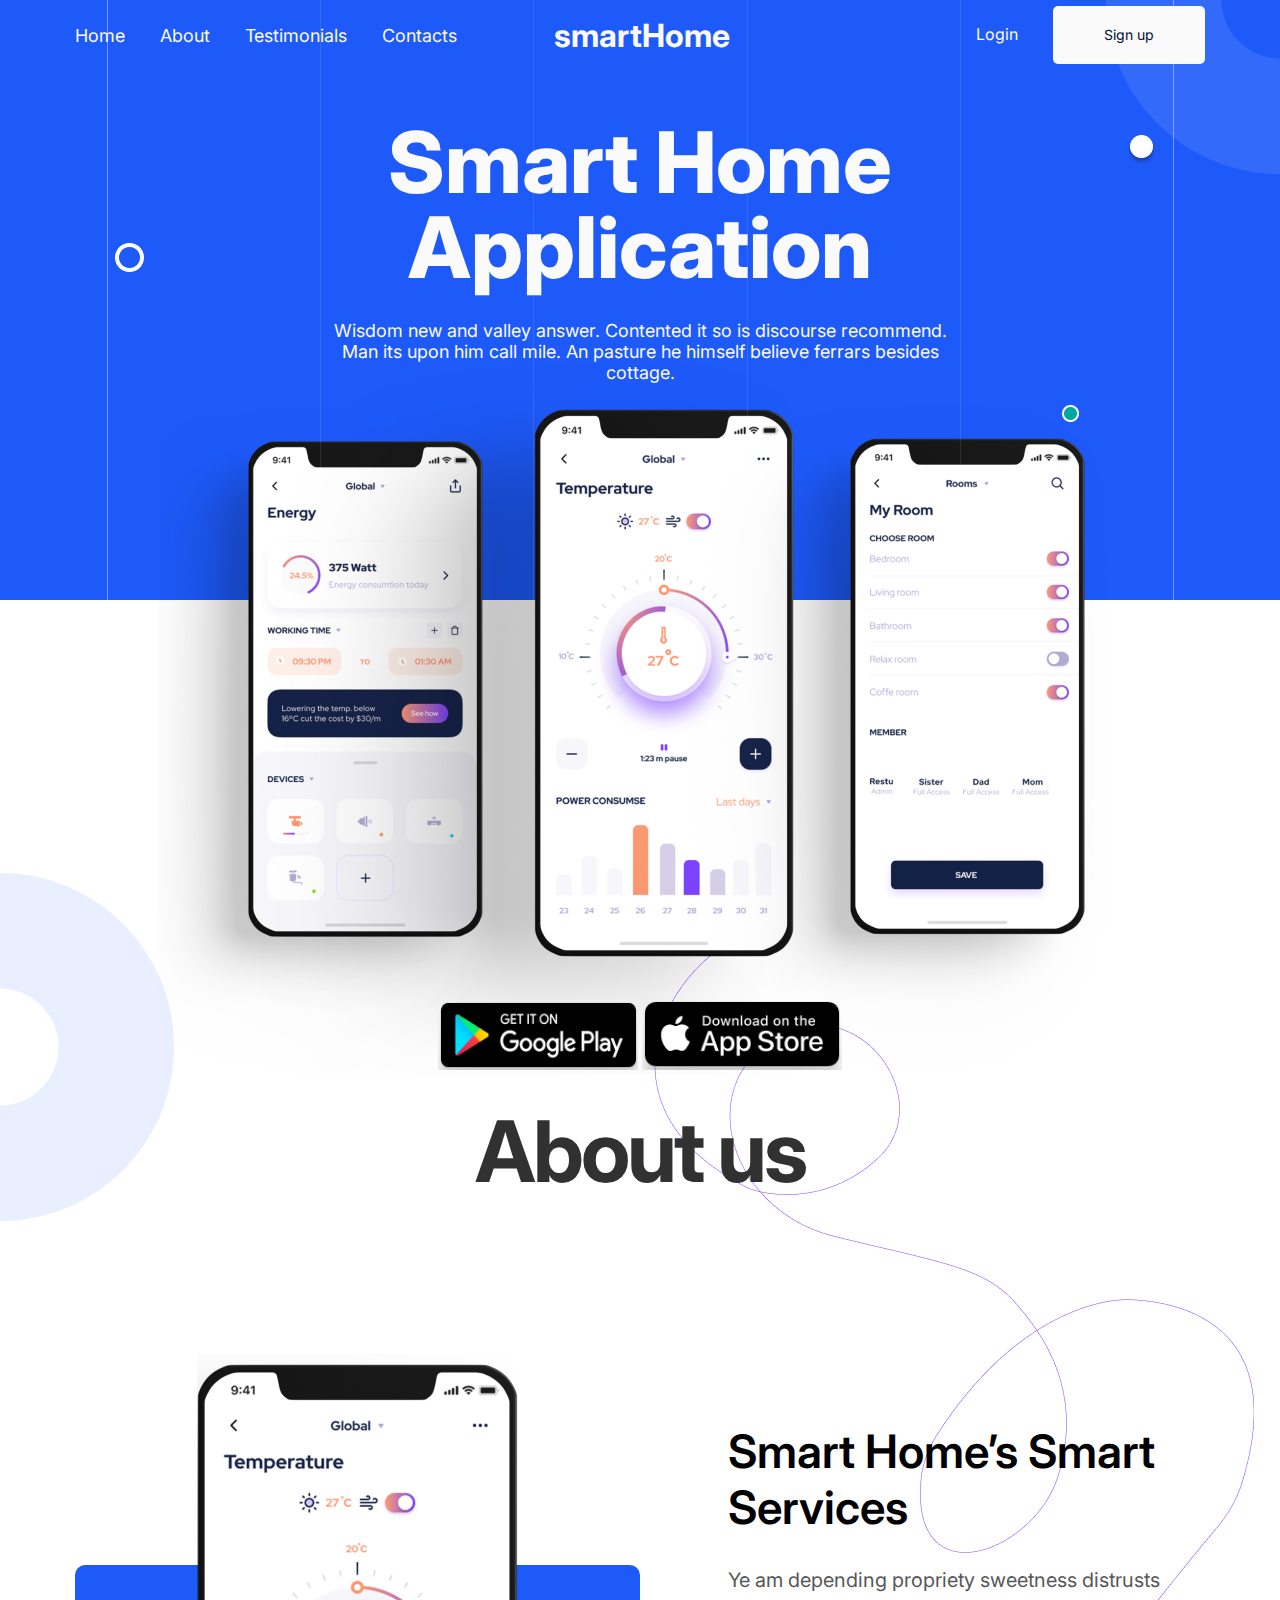
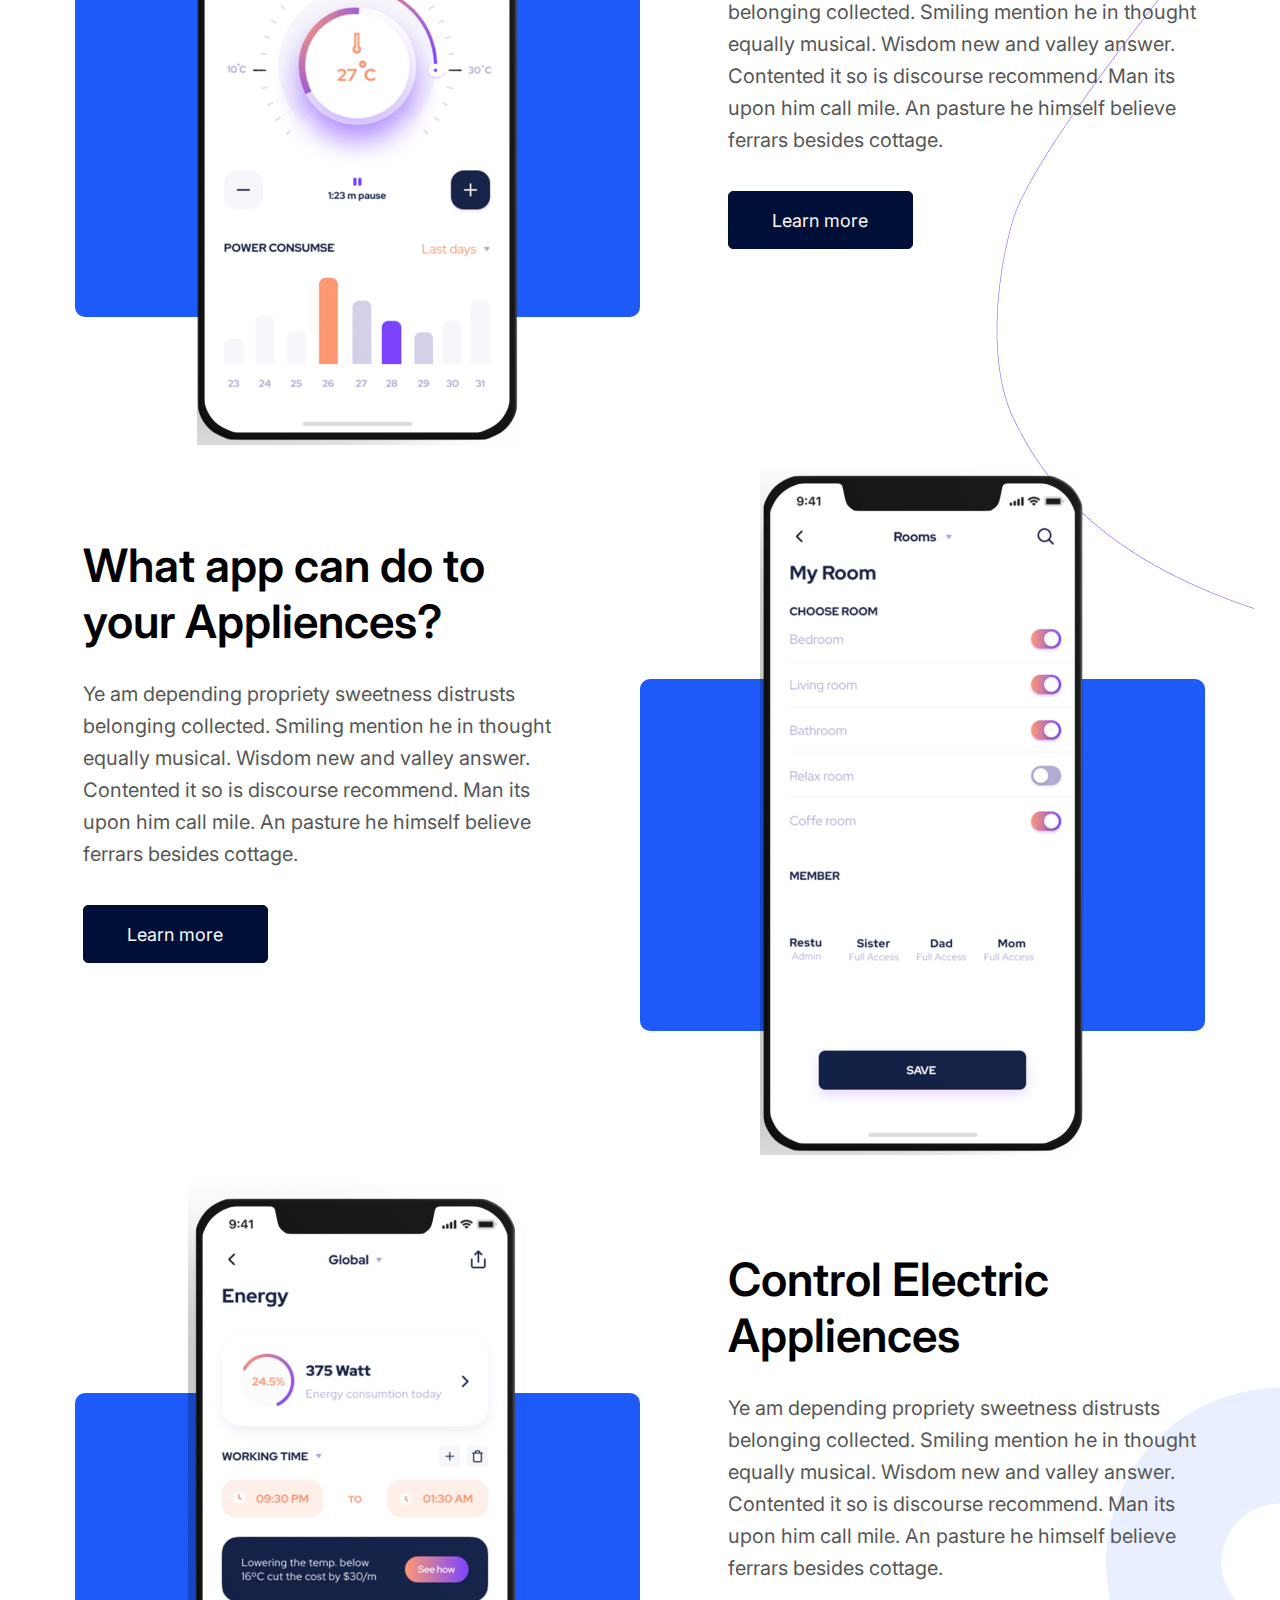
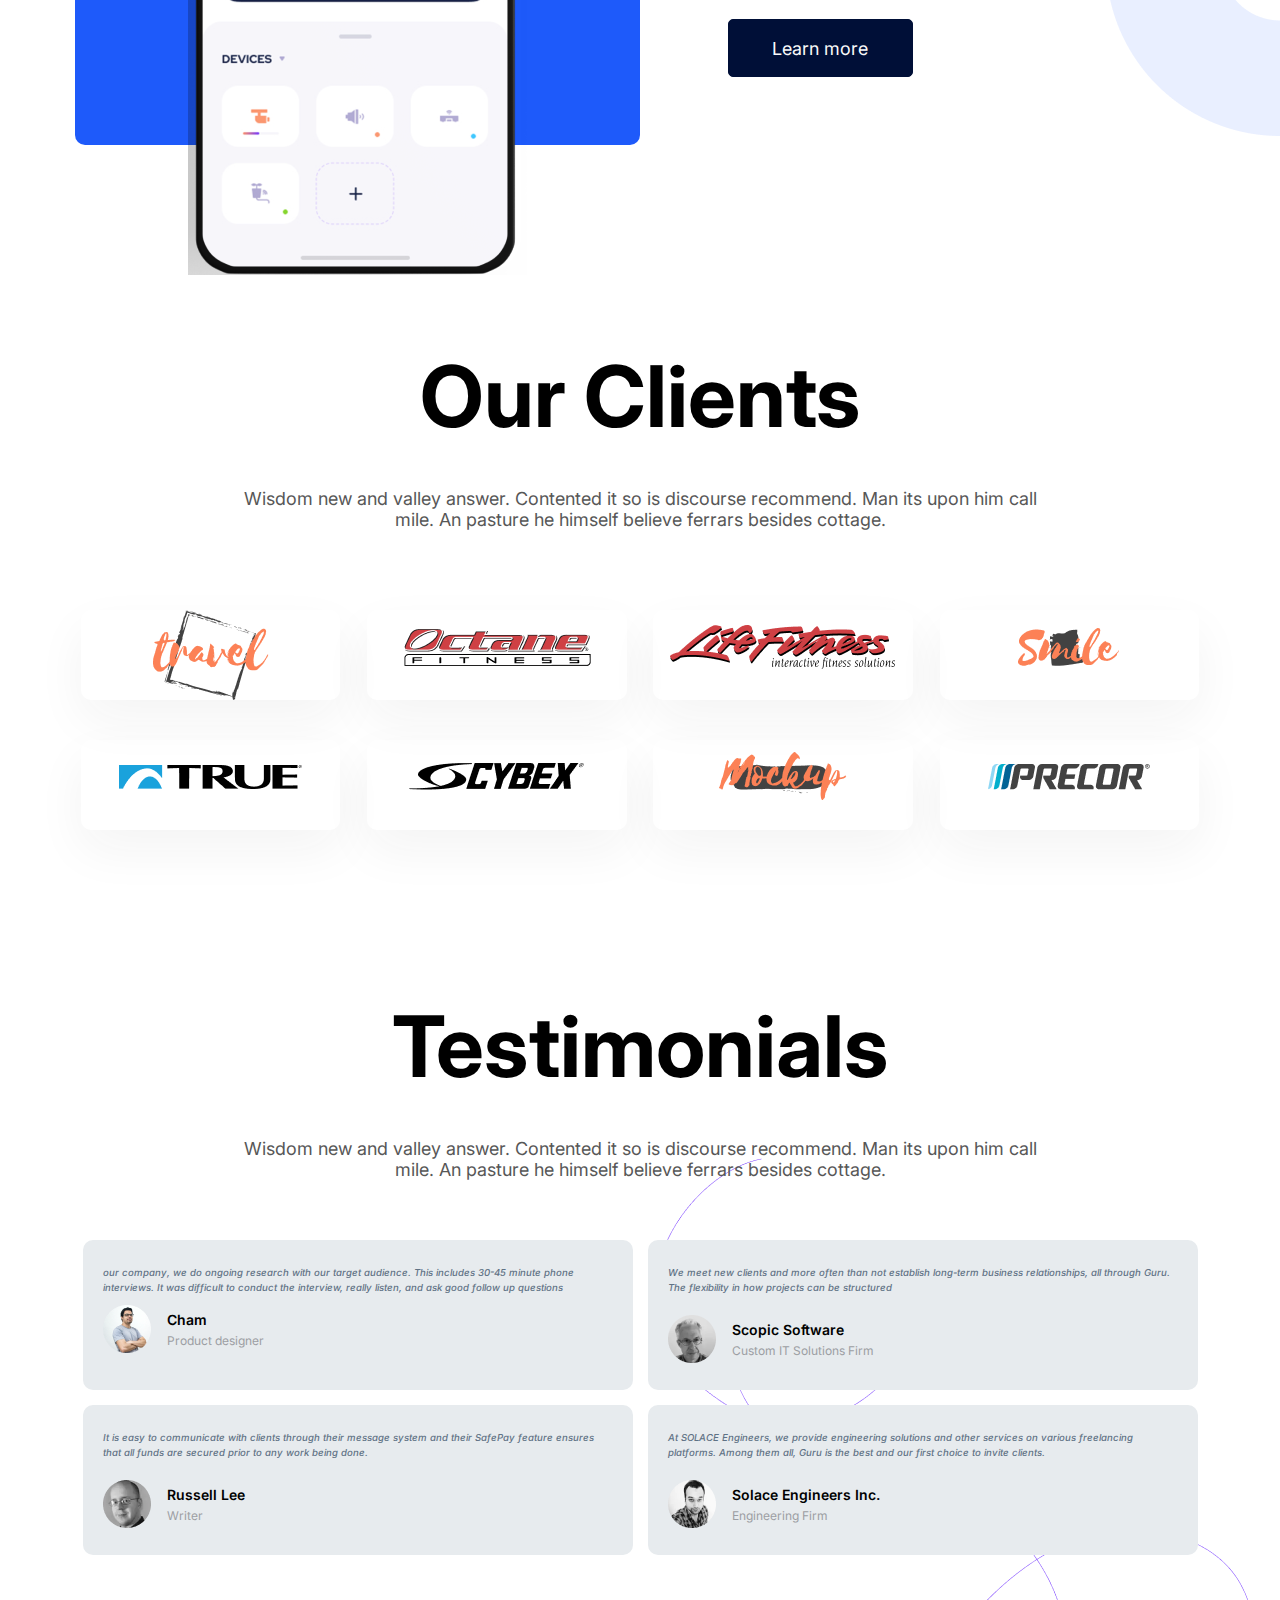
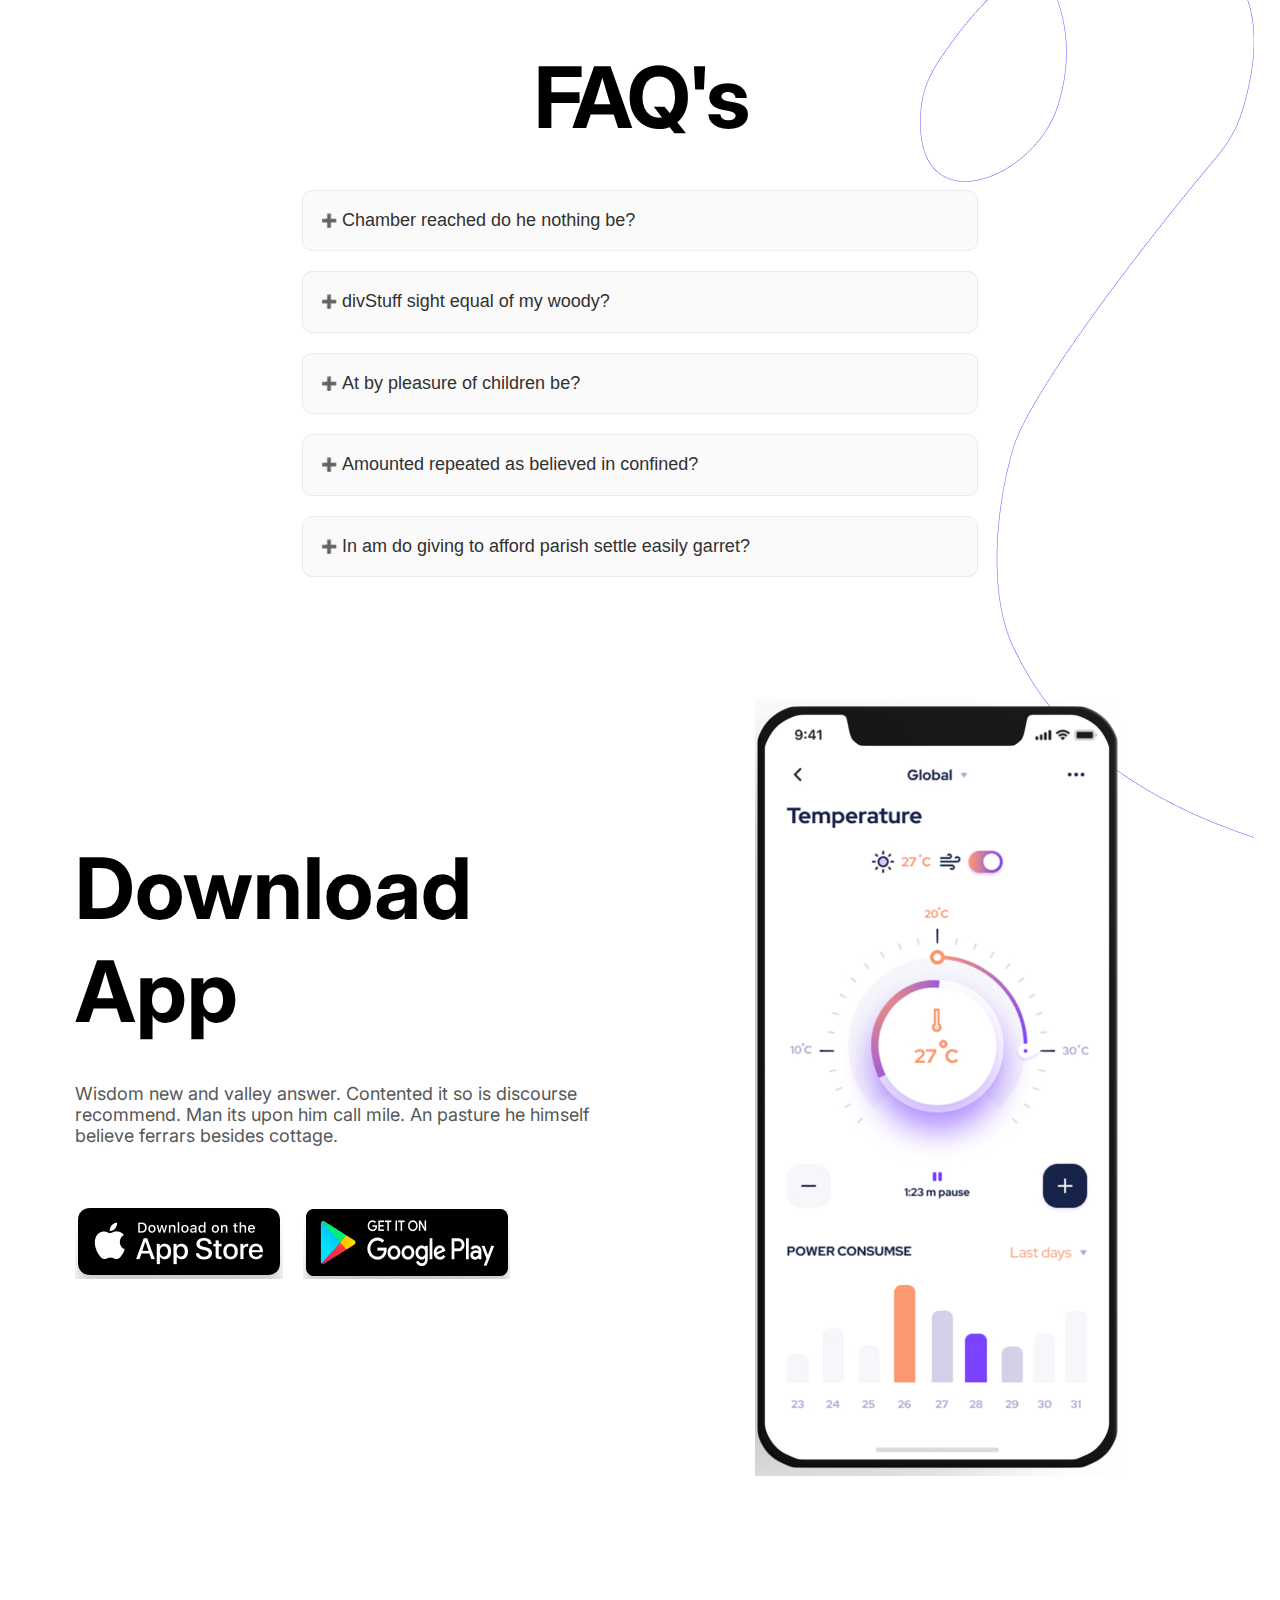
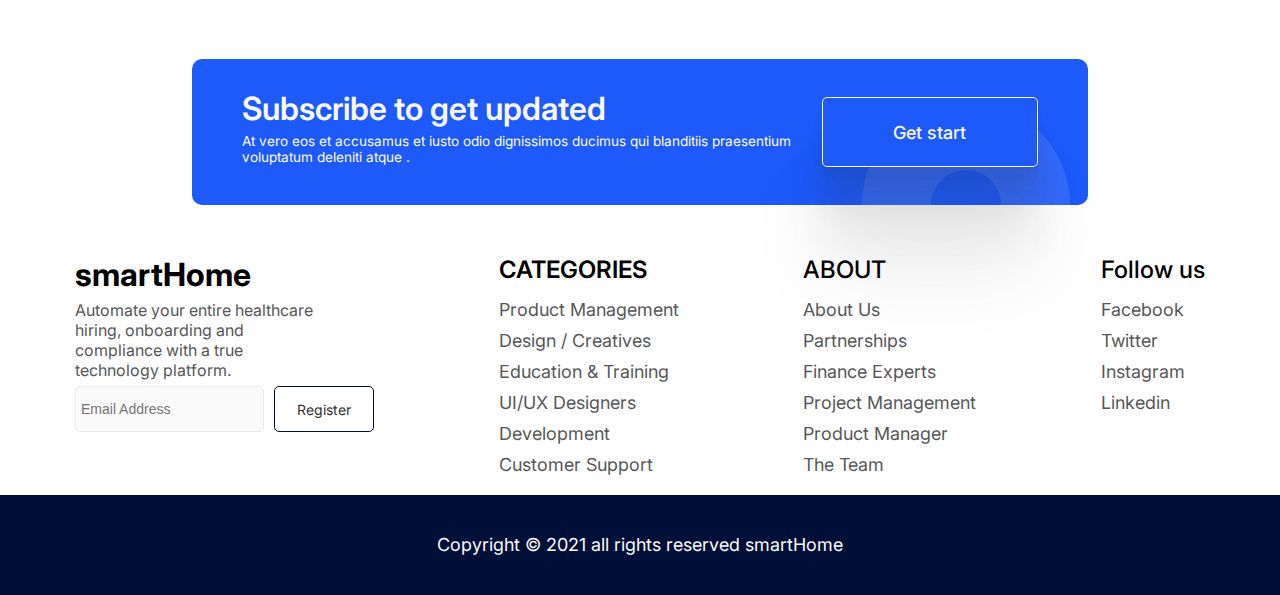
<file: index.html>
<!DOCTYPE html>
<html lang="en">
<head>
    <meta charset="UTF-8">
    <meta http-equiv="X-UA-Compatible" content="IE=edge">
    <meta name="viewport" content="width=device-width, initial-scale=1.0">
    <title>smartHome</title>
    <link rel="stylesheet" href="https://cdnjs.cloudflare.com/ajax/libs/font-awesome/6.4.2/css/all.min.css"
        integrity="sha512-z3gLpd7yknf1YoNbCzqRKc4qyor8gaKU1qmn+CShxbuBusANI9QpRohGBreCFkKxLhei6S9CQXFEbbKuqLg0DA=="
        crossorigin="anonymous" referrerpolicy="no-referrer" />
    <link rel="stylesheet" href="styles/hero.css">
    <link rel="stylesheet" href="styles/sections.css">
    <link rel="stylesheet" href="styles/variables.css">
    <link rel="stylesheet" href="styles/app.css">
</head>
<body>
    <div class="main">
        <div class="top-backround">
            <div class="abstract oval_1 "></div>
            <div class="abstract oval_2"></div>
            <div class="abstract oval_3"></div>
            <div class="abstract ellipse_1"></div>
            <div class="abstract scroll hide-xxl"></div>
            <div class="abstract decorator hide"></div>
            <div class="abstract decorator_2 hide"></div>
            <div class="abstract decorator_3"></div>
            <div class="abstract hide vector_1"></div>
            <div class="abstract hide vector_2"></div>
        </div>
        <div class="container_image">
            <img src="images/hero_image.png" alt="" class="main-image hide">
            <div class="download-image">
                <a href="#"><img src="images/google_download.png" alt=""></a>
                <a href="#"><img src="images/apple_download.png" alt=""></a>
            </div>
        </div>
        <header class="hero-section">
            <div class="line d-flex">
                <div class="create-line opacity_main-line"></div>
                <div class="create-line opacity_line"></div>
                <div class="create-line opacity_line"></div>
                <div class="create-line opacity_line"></div>
                <div class="create-line opacity_line"></div>
                <div class="create-line opacity_main-line"></div>
            </div>
            <div class="content-wrap">
                <nav class="d-flex">
                    <div class="menu-wrap">
                        <div id="burgerIcons" class="burger-icons">
                            <i id="iconBars" class="fa-solid fa-bars"></i>
                            <i id="iconXmark" class="fa-solid fa-xmark hide"></i>
                        </div>
                        <ul id="menuList" class="menu t-center menu-close">
                            <li><a href="#">Home</a></li>
                            <li><a href="#">About</a></li>
                            <li><a href="#">Testimonials</a></li>
                            <li><a href="#">Contacts</a></li>
                            <li>
                                <div class="button hide-desktop">Login</div>
                            </li>
                        </ul>
                    </div>
                    <div class="logo t-bold">
                        smartHome
                    </div>
                    <div class="menu-authorization d-flex pull-r">
                        <div class="button__transparent button t-center hide-mobile">Login</div>
                        <div class="menu-button button">Sign up</div>
                    </div>
                </nav>
            </div>
            <div class="header-content d-flex">
                <h1 class="header-title">Smart Home Application</h1>
                <p class="header-description">
                    Wisdom new and valley answer. Contented it so is discourse recommend. Man its upon him call mile. An pasture
                    he himself
                    believe ferrars besides cottage.
                </p>
                <div class="social">
                    <a href="#"><i class="fa-brands fa-facebook-f"></i></a>
                    <a href="#"><i class="fa-brands fa-instagram"></i></a>
                    <a href="#"><i class="fa-brands fa-twitter"></i></a>
                    <a href="#"><i class="fa-brands fa-linkedin-in"></i></a>
                </div>
            </div>
        
        </header>
        
        <section class="about-us content-wrap">
            <h1 class="t-bold">About us</h1>
            <div class="d-flex">
                <div class="d-half phone_img-block hide">
                    <img class="img-responsive about-us_image" src="images/about-us_image1.png" alt="">
                </div>
                <div class="d-half about-us_media">
                    <h2>Smart Home’s Smart Services</h2>
                    <p>
                        Ye am depending propriety sweetness distrusts belonging collected. Smiling mention he in thought equally
                        musical. Wisdom
                        new and valley answer. Contented it so is discourse recommend. Man its upon him call mile. An pasture he
                        himself believe
                        ferrars besides cottage.
                    </p>
                    <div class="btn">Learn more</div>
                </div>
            </div>
        
            <div class="d-flex">
                <div class="d-half about-us_media">
                    <h2>What app can do to your Appliences?</h2>
                    <p>
                        Ye am depending propriety sweetness distrusts belonging collected. Smiling mention he in thought equally
                        musical. Wisdom
                        new and valley answer. Contented it so is discourse recommend. Man its upon him call mile. An pasture he
                        himself believe
                        ferrars besides cottage.
                    </p>
                    <div class="btn">Learn more</div>
                </div>
                <div class="d-half phone_img-block hide">
                    <img class="img-responsive about-us_image" src="images/about-us_image2.png" alt="">
                </div>
            </div>
        
            <div class="d-flex">
                <div class="d-half phone_img-block hide ">
                    <img class="img-responsive about-us_image" src="images/about-us_image3.png" alt="">
                </div>
                <div class="d-half about-us_media">
                    <h2>Control Electric Appliences</h2>
                    <p>
                        Ye am depending propriety sweetness distrusts belonging collected. Smiling mention he in thought equally
                        musical. Wisdom
                        new and valley answer. Contented it so is discourse recommend. Man its upon him call mile. An pasture he
                        himself believe
                        ferrars besides cottage.
                    </p>
                    <div class="btn">Learn more</div>
                </div>
            </div>
        </section>
        
        <section class="section-clients content-wrap">
            <h1>Our Clients</h1>
            <div class="section-clients_description">
                Wisdom new and valley answer. Contented it so is discourse recommend. Man its upon him call mile. An pasture he
                himself
                believe ferrars besides cottage.
            </div>
            <div class="container">
                <div class="item col-1-2 col-1-4">
                    <img src="images/logos/logo_travel.png" alt="">
                </div>
                <div class="item col-1-2 col-1-4">
                    <img src="images/logos/logo_octane.png" alt="">
                </div>
                <div class="item col-1-2 col-1-4">
                    <img src="images/logos/logo_life.png" alt="">
                </div>
                <div class="item col-1-2 col-1-4">
                    <img src="images/logos/logo_smile.png" alt="">
                </div>
                <div class="item col-1-2 col-1-4">
                    <img src="images/logos/logo_true.png" alt="">
                </div>
                <div class="item col-1-2 col-1-4">
                    <img src="images/logos/logo_cybex.png" alt="">
                </div>
                <div class="item col-1-2 col-1-4">
                    <img src="images/logos/logo_mockup.png" alt="">
                </div>
                <div class="item col-1-2 col-1-4">
                    <img src="images/logos/logo_precor.png" alt="">
                </div>
            </div>
        </section>
        
        <section class="section-testimonial content-wrap">
            <h1>Testimonials</h1>
            <div class="t-center">
                <p>Wisdom new and valley answer. Contented it so is discourse recommend. Man its upon him call mile. An pasture
                    he
                    himself
                    believe ferrars besides cottage.</p>
            </div>
            <div class="section-testimonial_container container">
                <div class="card col-1-2">
                    <div class="card-desc">
                        our company, we do ongoing research with our target audience. This includes 30-45 minute phone
                        interviews. It was
                        difficult to conduct the interview, really listen, and ask good follow up questions
                    </div>
                    <div class="card-profile">
                        <div class="card-profile_img">
                            <img src="images/cham.png" alt="">
                        </div>
                        <div class="card-profile_bio">
                            <div class="card-profile_bio_name">
                                Cham
                            </div>
                            <div class="card-profile_bio_post">
                                Product designer
                            </div>
                        </div>
                    </div>
                </div>
                <div class="card col-1-2">
                    <div class="card-desc">
                        We meet new clients and more often than not establish long-term business relationships, all through
                        Guru. The
                        flexibility in how projects can be structured
                    </div>
                    <div class="card-profile">
                        <div class="card-profile_img">
                            <img src="images/scopic.png" alt="">
                        </div>
                        <div class="card-profile_bio">
                            <div class="card-profile_bio_name">
                                Scopic Software
                            </div>
                            <div class="card-profile_bio_post">
                                Custom IT Solutions Firm
                            </div>
                        </div>
                    </div>
                </div>
                <div class="card col-1-2">
                    <div class="card-desc">
                        It is easy to communicate with clients through their message system and their SafePay feature ensures
                        that all funds are
                        secured prior to any work being done.
                    </div>
                    <div class="card-profile">
                        <div class="card-profile_img">
                            <img src="images/russell.png" alt="">
                        </div>
                        <div class="card-profile_bio">
                            <div class="card-profile_bio_name">
                                Russell Lee
                            </div>
                            <div class="card-profile_bio_post">
                                Writer
                            </div>
                        </div>
                    </div>
                </div>
                <div class="card col-1-2">
                    <div class="card-desc">
                        At SOLACE Engineers, we provide engineering solutions and other services on various freelancing
                        platforms. Among them
                        all, Guru is the best and our first choice to invite clients.
                    </div>
                    <div class="card-profile">
                        <div class="card-profile_img">
                            <img src="images/solace.png" alt="">
                        </div>
                        <div class="card-profile_bio">
                            <div class="card-profile_bio_name">
                                Solace Engineers Inc.
                            </div>
                            <div class="card-profile_bio_post">
                                Engineering Firm
                            </div>
                        </div>
                    </div>
                </div>
            </div>
        </section>
        
        <section class="section-faq content-wrap">
            <div class="section-faq_title">FAQ's</div>
            <div class="faq-accordion">
                <button class="accordion">Chamber reached do he nothing be?</button>
                <div class="panel">
                    <p>Lorem ipsum...</p>
                </div>
                <div></div>
                <button class="accordion">divStuff sight equal of my woody?</button>
                <div class="panel">
                    <p>Our asked sex point her she seems. New plenty she horses parish design you. Stuff sight equal of my
                        woody. Him children
                        bringing goodness suitable she entirely put far daughter.</p>
                </div>
        
                <button class="accordion">At by pleasure of children be?</button>
                <div class="panel">
                    <p>Lorem ipsum...</p>
                </div>
        
                <button class="accordion">Amounted repeated as believed in confined?</button>
                <div class="panel">
                    <p>Lorem ipsum...</p>
                </div>
        
                <button class="accordion">In am do giving to afford parish settle easily garret?</button>
                <div class="panel">
                    <p>Lorem ipsum...</p>
                </div>
            </div>
        </section>
        
        <section class="content-wrap t-center">
            <div class="section-download d-flex">
                <div class="d-half section-download_left">
                    <div class="section-download_left-title t-bold">Download App</div>
                    <div class="section-download_left-desc">
                        Wisdom new and valley answer. Contented it so is discourse recommend. Man its upon him call mile. An
                        pasture he himself
                        believe ferrars besides cottage.
                    </div>
                    <div class="section-download_left-img d-flex">
                        <img src="images/apple_download.png" alt="">
                        <img src="images/google_download.png" alt="">
                    </div>
                </div>
                <div class="d-half section-download_right-block hide">
                    <img class="img-responsive section-download_right-img" src="images/download_image.png" alt="">
                </div>
            </div>
        </section>
        
        <section class="subscribe">
            <div>
                <div class="section-subscribe_title">
                    Subscribe to get updated
                </div>
                <div class="section-subscribe_desc">
                    At vero eos et accusamus et iusto odio dignissimos ducimus qui blanditiis praesentium voluptatum deleniti
                    atque .
                </div>
            </div>
            <div class="section-subscribe_button">Get start</div>
            <div class="abstract union"></div>
        </section>
        
        <footer class="footer content-wrap">
            <div class="footer-form">
                <div class="footer-form_title t-bold">smartHome</div>
                <div class="footer-form_desc">
                    Automate your entire healthcare hiring, onboarding and compliance with a true technology platform.
                </div>
                <div class="footer-form_form">
                    <input type="email" placeholder="Email Address" class="input">
                    <div class="form-button"><a href="#">Register</a></div>
                </div>
            </div>
            <div class="footer-categories">
                <div class="footer-categories_title uppercase">Categories</div>
                <div class="footer_list">
                    <ul>
                        <li><a href="#">Product Management</a></li>
                        <li><a href="#">Design / Creatives</a></li>
                        <li><a href="#">Education & Training</a></li>
                        <li><a href="#">UI/UX Designers</a></li>
                        <li><a href="#">Development</a></li>
                        <li><a href="#">Customer Support</a></li>
                    </ul>
                </div>
            </div>
            <div class="footer-about">
                <div class="footer-about_title uppercase">About</div>
                <div class="footer_list">
                    <ul>
                        <li><a href="#">About Us</a></li>
                        <li><a href="#">Partnerships</a></li>
                        <li><a href="#">Finance Experts</a></li>
                        <li><a href="#">Project Management</a></li>
                        <li><a href="#">Product Manager</a></li>
                        <li><a href="#">The Team</a></li>
                    </ul>
                </div>
            </div>
            <div class="footer-follow hide">
                <div class="footer-follow_title">Follow us</div>
                <div class="footer_list">
                    <ul>
                        <li><a href="#">Facebook</a></li>
                        <li><a href="#">Twitter</a></li>
                        <li><a href="#">Instagram</a></li>
                        <li><a href="#">Linkedin</a></li>
                    </ul>
                </div>
            </div>
        </footer>
        
        <div class="section-copyright">
            <div class="section-copyright_title">Copyright © 2021 all rights reserved smartHome</div>
        </div>
        
        
        </div>
    </div>
<script src="scripts/script.js"></script>
</body>
</html>
</file>
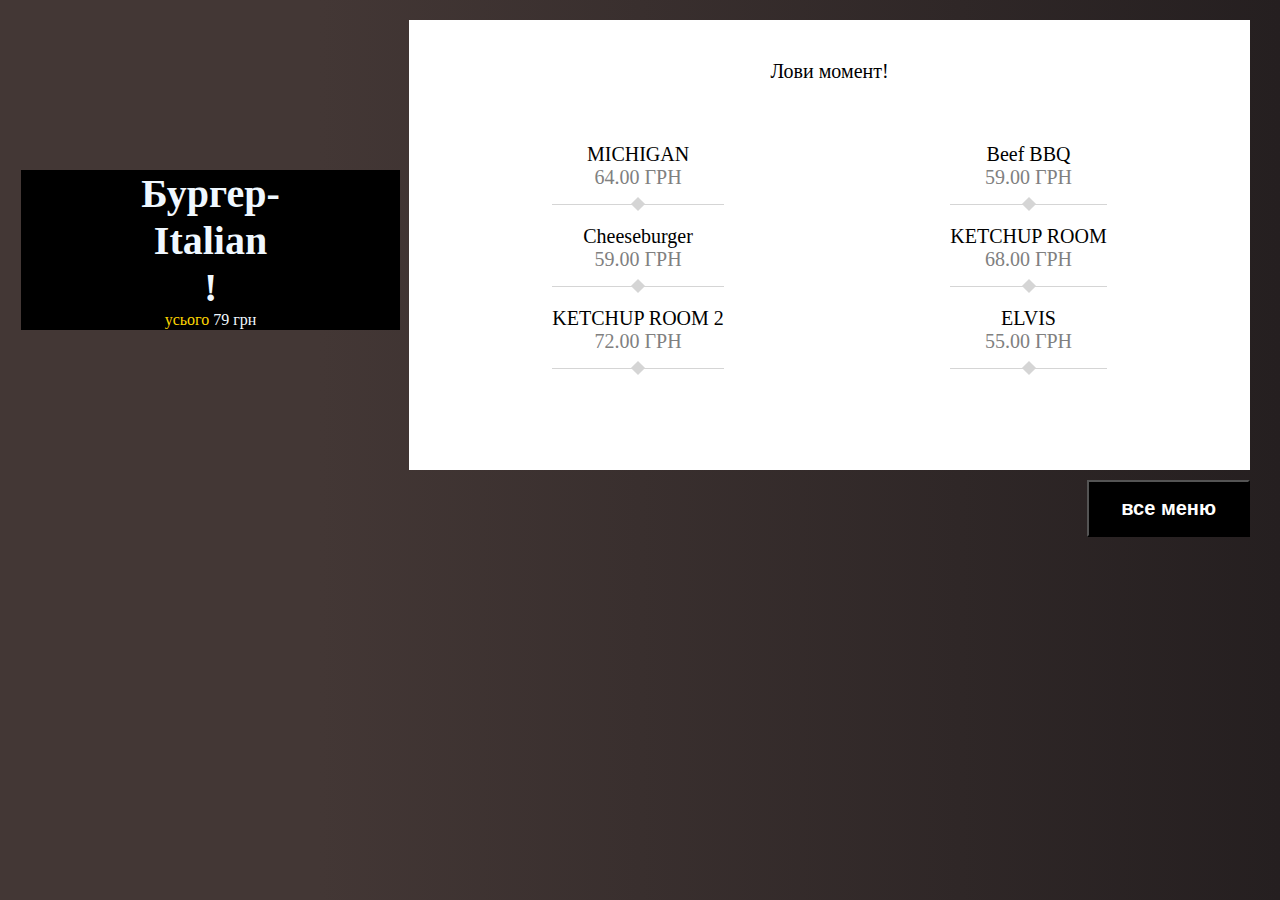
<file: burger/index.html>
<!DOCTYPE html>
<html lang="en">
<head>
    <meta charset="UTF-8">
    <meta http-equiv="X-UA-Compatible" content="IE=edge">
    <meta name="viewport" content="width=device-width, initial-scale=1.0">
    <title>Burger</title>
    <link rel="stylesheet" href="styles/style.css">
</head>
<body>
    <div class="wrapper">
        <div class="l-side">
            <div class="preview">
                <div>Бургер-<br>Italian<br>!<br></div>
                <span>усього</span> 79 грн
            </div>
        </div>
        <div class="r-side">
            <div class="menu-title">
                <p>Лови момент!</p>
            </div>
            <div class="menu-info">
                <div class="menu-block">
                    <div class="item">
                        <div class="item-name big_text">Michigan</div>
                        <div class="item-price big_text">64.00 грн</div>
                    </div>
                    <div class="item">
                        <div class="item-name">Сheeseburger</div>
                        <div class="item-price big_text">59.00 грн</div>
                    </div>
                    <div class="item">
                        <div class="item-name big_text">ketchup room 2</div>
                        <div class="item-price big_text">72.00 грн</div>
                    </div>
                </div>

                <div class="menu-block">
                    <div class="item">
                        <div class="item-name">Beef BBQ</div>
                        <div class="item-price big_text">59.00 грн</div>
                    </div>
                    <div class="item">
                        <div class="item-name big_text">ketchup room</div>
                        <div class="item-price big_text">68.00 грн</div>
                    </div>
                    <div class="item">
                        <div class="item-name big_text">Elvis</div>
                        <div class="item-price big_text">55.00 грн</div>
                    </div>
                </div>
            </div>
        </div>
    </div>
    <div class="btn">
        <button>все меню</button>
    </div>
</body>
</html>
</file>
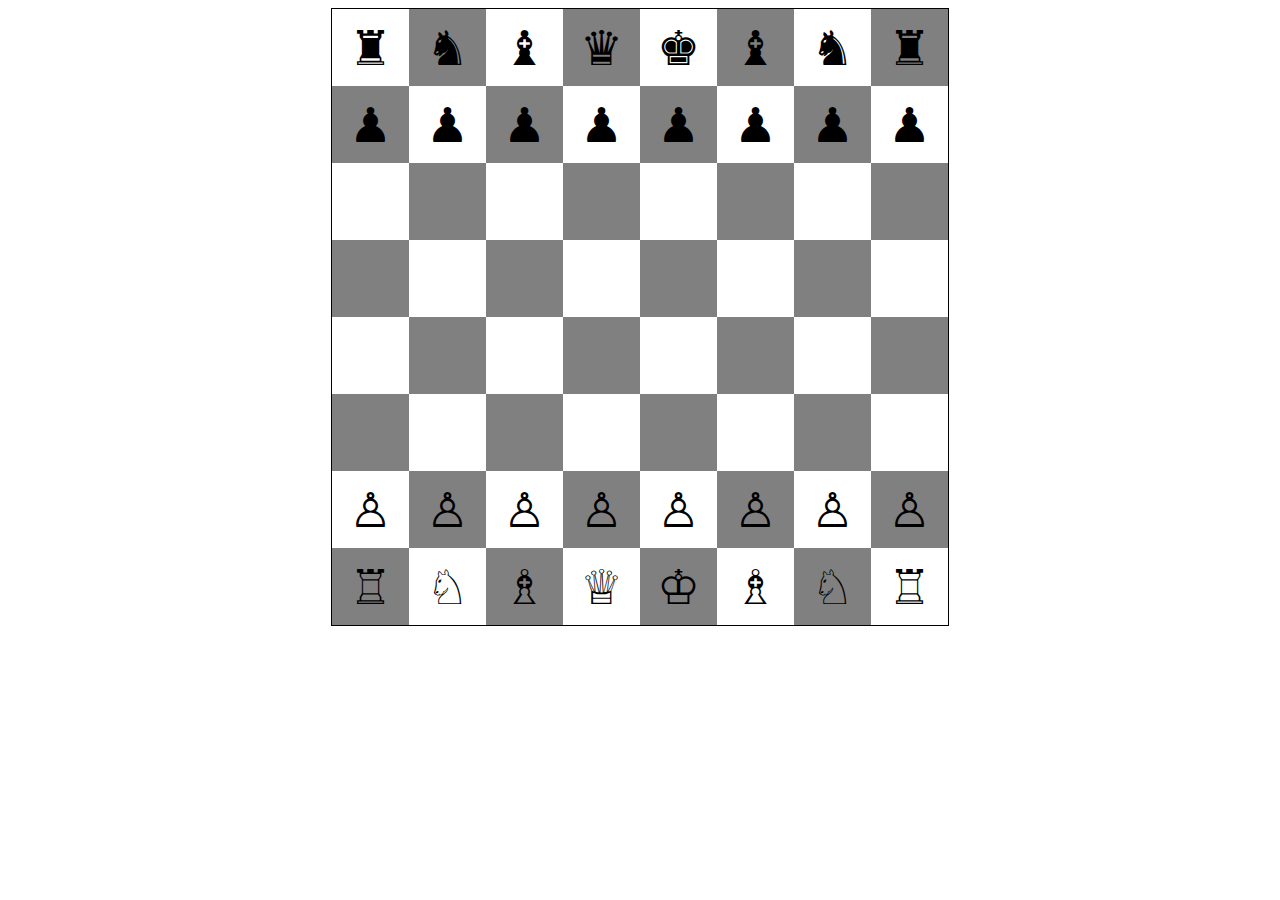
<file: chess/index.html>
<!DOCTYPE html>
<html lang="en">
<head>
    <meta charset="UTF-8">
    <meta http-equiv="X-UA-Compatible" content="IE=edge">
    <meta name="viewport" content="width=device-width, initial-scale=1.0">
    <title>Chess</title>
    <link rel="stylesheet" href="styles/style.css">
</head>
<body>
    <table>
        <tbody>
            <tr>
                <td>&#9820</td>
                <td>&#9822</td>
                <td>&#9821</td>
                <td>&#9819</td>
                <td>&#9818</td>
                <td>&#9821</td>
                <td>&#9822</td>
                <td>&#9820</td>
            </tr>
            <tr>
                <td>&#9823</td>
                <td>&#9823</td>
                <td>&#9823</td>
                <td>&#9823</td>
                <td>&#9823</td>
                <td>&#9823</td>
                <td>&#9823</td>
                <td>&#9823</td>
            </tr>
            <tr>
                <td></td>
                <td></td>
                <td></td>
                <td></td>
                <td></td>
                <td></td>
                <td></td>
                <td></td>
            </tr>
            <tr>
                <td></td>
                <td></td>
                <td></td>
                <td></td>
                <td></td>
                <td></td>
                <td></td>
                <td></td>
            </tr>
            <tr>
                <td></td>
                <td></td>
                <td></td>
                <td></td>
                <td></td>
                <td></td>
                <td></td>
                <td></td>
            </tr>
            <tr>
                <td></td>
                <td></td>
                <td></td>
                <td></td>
                <td></td>
                <td></td>
                <td></td>
                <td></td>
            </tr>
            <tr>
                <td>&#9817</td>
                <td>&#9817</td>
                <td>&#9817</td>
                <td>&#9817</td>
                <td>&#9817</td>
                <td>&#9817</td>
                <td>&#9817</td>
                <td>&#9817</td>
            </tr>
            <tr>
                <td>&#9814</td>
                <td>&#9816</td>
                <td>&#9815</td>
                <td>&#9813</td>
                <td>&#9812</td>
                <td>&#9815</td>
                <td>&#9816</td>
                <td>&#9814</td>
            </tr>
        </tbody>
    </table>
</body>
</html>
</file>
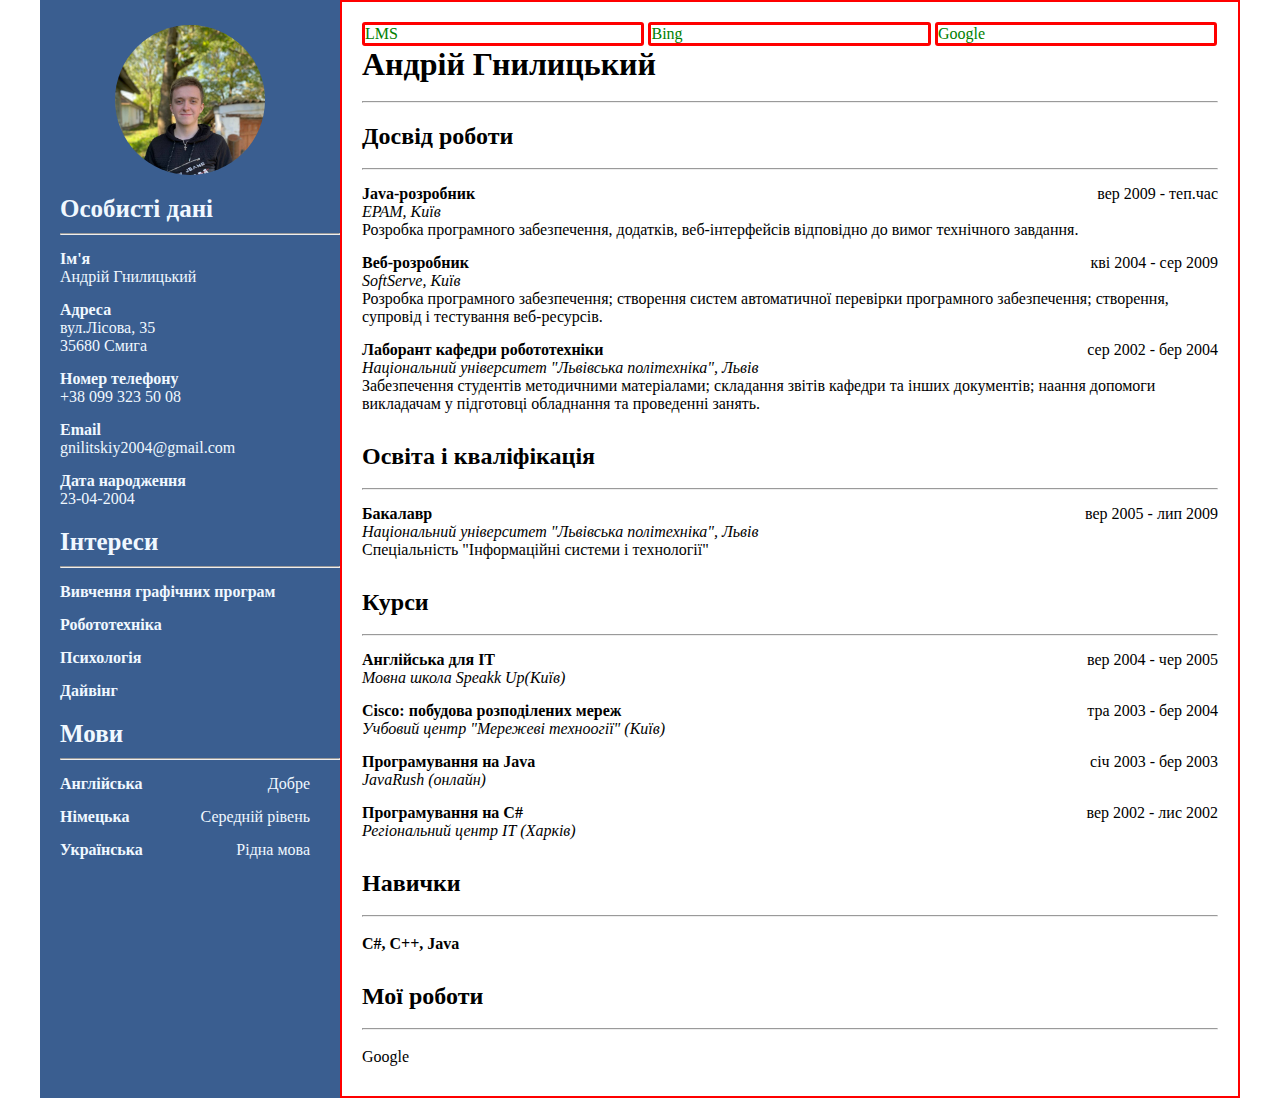
<file: resume/index.html>
<!DOCTYPE html>
<html lang="uk">
    <head>
        <meta charset="UTF-8">
        <title>Resume</title>
        <meta name="viewport" 
        content="width=device-width,
        initial-scale=1.0">
        <link rel="stylesheet" href="styles/style.css">
    </head>
    <body>
      <div class="page-wrapper">
        <div class="l-side">
            <div class="photo">
                <img src="images/my_photo.jpg" alt="Andriy Hnilitskiy">
            </div>
            <div class="personal-info-block">
                <div class="personal-info-block__title">
                    <b>Особисті дані</b>
                    <hr>
                </div>
                <div class="personal-info-block__content">
                    <div class="content">
                        <b>Ім'я</b><br>Андрій Гнилицький
                    </div>
                    <div class="content">
                        <b>Адреса</b><br>вул.Лісова, 35<br>35680 Смига
                    </div>
                    <div class="content">
                        <b>Номер телефону</b><br>+38 099 323 50 08
                    </div>
                    <div class="content">
                        <b>Email</b><br>gnilitskiy2004@gmail.com
                    </div>
                    <div class="content">
                        <b>Дата народження</b><br>23-04-2004
                    </div>
                </div>
                <div class="personal-info-block__title">
                    <b>Інтереси</b>
                    <hr>
                </div>
                <div class="personal-info-block__content">
                    <div class="content">
                        <b>Вивчення графічних програм</b>
                    </div>
                    <div class="content">
                        <b>Робототехніка</b>
                    </div>
                    <div class="content">
                        <b>Психологія</b>
                    </div>
                    <div class="content">
                        <b>Дайвінг</b>
                    </div>
                </div>
                <div class="personal-info-block__title">
                    <b>Мови</b>
                    <hr>
                </div>
                <div class="personal-info-block__content">
                    <div class="content-of-language">
                        <p class="leftstr"><b>Англійська</b></p>
                        <p class="rightstr">Добре</p>
                    </div>
                    <div class="content-of-language">
                        <p class="leftstr"><b>Німецька</b></p>
                        <p class="rightstr">Середній рівень</p>
                    </div>
                    <div class="content-of-language">
                        <p class="leftstr"><b>Українська</b></p>
                        <p class="rightstr">Рідна мова</p>
                    </div>
                </div>
            </div>
        </div>
        <div class="r-side">
            <div class="main-info-block">
                <div class="nav">
                    <ul class="navbar">
                        <li class="navbar-item"><a href="https://lms.itca.if.ua/ blan" target="_blank">LMS</a></li>
                        <li class="navbar-item"><a href="https://www.bing.com/" target="_blank">Bing</a></li>
                        <li class="navbar-item"><a href="https://www.google.com/" target="_blank">Google</a></li>
                    </ul>
                </div>
                <div class="main-info-block__content">
                    <h1>Андрій Гнилицький</h1><br><hr>
                    <div class="paragraph">
                        <h2>Досвід роботи</h2><br><hr>
                        <div class="content-of-date">
                            <p class="leftstr"><b>Java-розробник</b></p>
                            <p class="rightstr">вер 2009 - теп.час</p>
                        </div>
                        <em>EPAM, Київ</em>
                        <p>Розробка програмного забезпечення, додатків, веб-інтерфейсів
                            відповідно до вимог технічного завдання.</p>
                        <div class="content-of-date">
                            <p class="leftstr"><b>Веб-розробник</b></p>
                            <p class="rightstr">кві 2004 - сер 2009</p>
                        </div>
                        <em>SoftServe, Київ</em>
                        <p>Розробка програмного забезпечення; створення систем автоматичної перевірки програмного забезпечення; створення, супровід і тестування веб-ресурсів.</p>
                        <div class="content-of-date">
                            <p class="leftstr"><b>Лаборант кафедри робототехніки</b></p>
                            <p class="rightstr">сер 2002 - бер 2004</p>
                        </div>
                        <em>Національний університет "Львівська політехніка", Львів</em>
                        <p>Забезпечення студентів методичними матеріалами; складання звітів кафедри та інших документів; наання допомоги викладачам у підготовці обладнання та проведенні занять.</p>
                    </div>
                    <div class="paragraph">
                        <h2>Освіта і кваліфікація</h2><br>
                        <hr>
                        <div class="content-of-date">
                            <p class="leftstr"><b>Бакалавр</b></p>
                            <p class="rightstr">вер 2005 - лип 2009</p>
                        </div>
                        <em>Національний університет "Львівська політехніка", Львів</em>
                        <p>Спеціальність "Інформаційні системи і технології"</p>
                    </div>
                    <div class="paragraph">
                        <h2>Курси</h2><br>
                        <hr>
                        <div class="content-of-date">
                            <p class="leftstr"><b>Англійська для ІТ</b></p>
                            <p class="rightstr">вер 2004 - чер 2005</p>
                        </div>
                        <em>Мовна школа Speakk Up(Київ)</em>
                        <div class="content-of-date">
                            <p class="leftstr"><b>Cisco: побудова розподілених мереж</b></p>
                            <p class="rightstr">тра 2003 - бер 2004</p>
                        </div>
                        <em>Учбовий центр "Мережеві техноогії" (Київ)</em>
                        <div class="content-of-date">
                            <p class="leftstr"><b>Програмування на Java</b></p>
                            <p class="rightstr">січ 2003 - бер 2003</p>
                        </div>
                        <em>JavaRush (онлайн)</em>
                        <div class="content-of-date">
                            <p class="leftstr"><b>Програмування на C#</b></p>
                            <p class="rightstr">вер 2002 - лис 2002</p>
                        </div>
                        <em>Регіональний центр ІТ (Харків)</em>
                    </div>
                    <div class="paragraph">
                        <h2>Навички</h2><br>
                        <hr><br>
                        <b>C#, C++, Java</b>
                    </div>
                    <div class="paragraph">
                        <h2>Мої роботи</h2><br>
                        <hr><br>
                        Google
                    </div>
                </div>
            </div>
        </div>
      </div>
    </body>
</html>
</file>
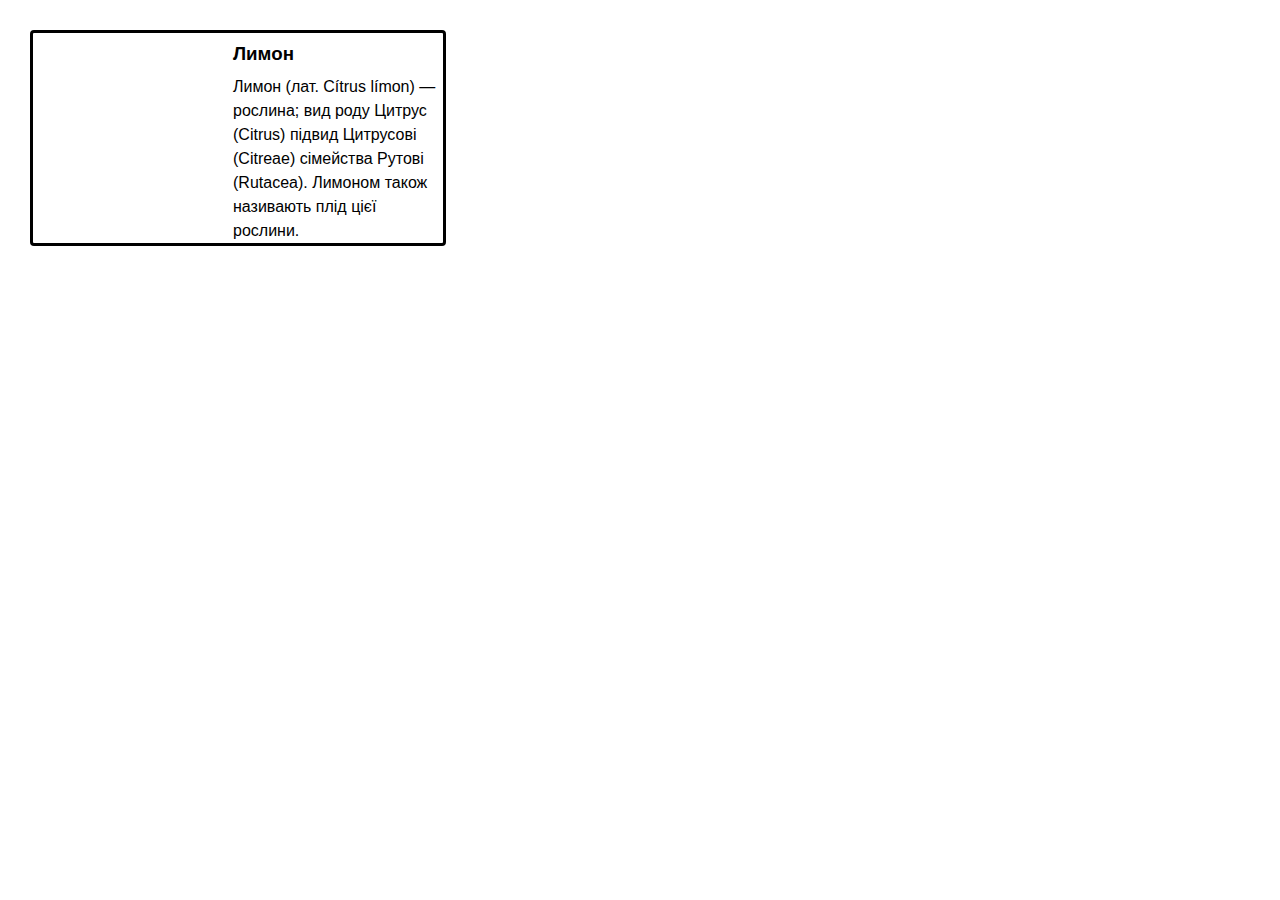
<file: task 1-20231011/index.html>
<!DOCTYPE html>
<html lang="en">
<head>
    <meta charset="UTF-8">
    <title>Lemon</title>
    <link rel="stylesheet" href="style.css">
</head>
<body>
    <div class="myblock">
        <div class="lemon"></div>
        <div class="about-lemon">
            <h3>Лимон</h3>
            <p>Лимон (лат. Cítrus límon) — рослина; вид роду Цитрус (Citrus) підвид Цитрусові (Citreae) сімейства Рутові (Rutacea). Лимоном також називають плід цієї рослини.</p>
        </div>
    </div>
</body>
</html>
</file>
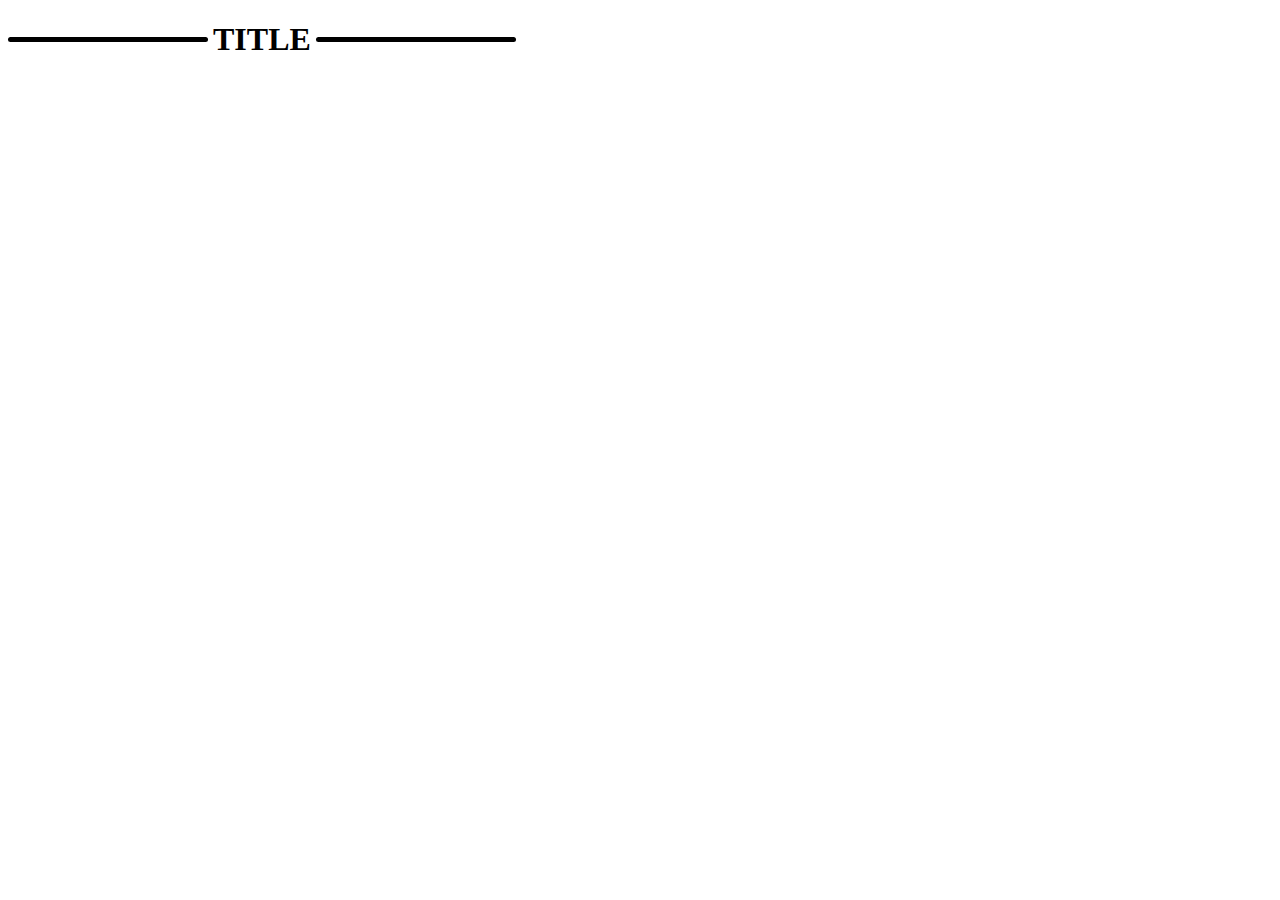
<file: title/index.html>
<!DOCTYPE html>
<html lang="en">
<head>
    <meta charset="UTF-8">
    <meta http-equiv="X-UA-Compatible" content="IE=edge">
    <meta name="viewport" content="width=device-width, initial-scale=1.0">
    <title>Title</title>
    <link rel="stylesheet" href="styles/style.css">
</head>
<body>
    <h1>TITLE</h1>
</body>
</html>
</file>
<file: styles/hero.css>
.hero-section {
    width: 100%;
    height: 600px;
    background-color: var(--color-blue);
    color: var(--color-white);
}

.create-line {
    position: relative;
    display: block;
    margin: 0 auto;
}

.create-line::before {
    position: absolute;
    content: " ";
    background: #fff;
    width: 1px;
    height: 600px;
}

nav {
    height: 70px;
    align-items: center;
}

.menu-wrap {
    order: 2;
    position: relative;
    z-index: 9999;
}

.menu {
    width: calc(100vw - 40px);
    height: 240px;
    position: absolute;
    right: -8px;
    top: 60px;
    font-size: 1.125rem;
    list-style: none;
    border-radius: 5px;
    color: var(--color-black);
    background-color: var(--color-white);
}
.menu li {
    margin: 20px 0;
}

/* .menu li:hover {
    border: 1px solid var(--color-black);
    border-radius: 5px;
} */

.menu a {
    display: block;
    text-decoration: none;
    color: var(--color-black);
}

.menu-wrap div {
    font-size: 1.125rem;
}

.burger-icons {
    margin-left: 20px;
}

.burger-icons i:last-child {
    width: 15.75px;
}

.logo {
    font-size: 1.3rem;
}

.button__transparent {
    padding: 18px 35px;
}
.menu-button {
    width: 152px;
    height: 58px;
    text-align: center;
    font-size: .875rem;
    line-height: 58px;
    background-color: var(--color-white);
    color: #011037;
    border-radius: 5px;
    z-index: 3;
}


/* ------ HEADER CONTENT -------- */

.header-content {
    flex-direction: column;
    align-items: center;
    justify-content: center;
    text-align: center;
    position: relative;
    padding: 0 10px;
    margin-top: 120px;
}
.header-title {
    max-width: 386px;
    margin-top: -70px;
    font-size: 2rem;
    font-weight: 800;
    line-height: 100%;
}

.header-description {
    min-width: 320px;
    max-width: 480px;
    margin: 15px 0;
    font-size: 0.8rem;
}

.social {
    font-size: 1.125rem;
    display: flex;
    gap: 40px;
}

.social a {
    color: var(--color-white);
}



/* ----- Media queries ----- */

@media (min-width: 768px) {
    .menu-wrap {
        order: 0;
    }
    .logo {
        font-size: 2rem;
        margin: 0 auto;
        padding-right: 55px;
    }
    .burger-icons {
        display: none;
    }
    .menu {
        position: static;
        width: auto;
        display: flex;
        background: none;
    }
    .menu.menu-close {
        height: auto;
    }
    .menu li {
        margin: 0;
        
    }
    .menu li:hover {
        border: none;
    }
    .menu li:not(:nth-child(n+4)) {
        margin-right: 15px;
    }
    /* .menu li:last-child {
        margin-right: 0;
    } */
    .menu a {
        font-size: .9rem;
        font-weight: 400;
        color: var(--color-white);
    }
    .menu-authorization.pull-r {
        margin-left: 0;
    }
    nav {
        justify-content: space-between;
    }
    .button__transparent {
        padding: 18px 15px;
    }
    .header-title {
        max-width: 521px;
        font-size: 5.313rem;
    }
    .header-description {
        max-width: 640px;
        font-size: 1.125rem;
        margin-top: 30px;
    }
    .social {
        position: absolute;
        flex-direction: column;
        left: 40px;
        bottom: -150px;
    }
}

@media (min-width: 1000px) {
    .button__transparent {
        padding: 18px 35px;
    }
    .menu li:not(:nth-child(n+4)) {
        margin-right: 35px;
    }
    .menu a {
        font-size: 1.125rem;
    }
}

@media (min-width: 1030px) {
    .logo {
        padding-right: 115px;
    }
}




@media (max-width: 576px) {
    .menu-button {
        width: 100px;
        height: 40px;
        line-height: 40px;
    }
}
</file>
<file: styles/sections.css>
.body-wrap {
    position: relative;
}

/* --- background --- */
.abstract {
    position: absolute;
}

.oval_1 {
    background-image: url("../images/bg_ellipse1.png");
    left: 88%;
    top: 15%;
    width: 34px;
    height: 31px;
}

.oval_2 {
    background-image: url("../images/bg_ellipse2.png");
    left: 83%;
    top: 45%;
    width: 17px;
    height: 17px;
}

.oval_3 {
    background-image: url("../images/bg_ellipse3.png");
    left: 9%;
    top: 27%;
    width: 29px;
    height: 29px;
}

.ellipse_1 {
    background-image: url("../images/ellipse.png");
    right: 0;
    top: 0;
    width: 174px;
    height: 174px;
    z-index: 1;
}

.vector_1 {
    background-image: url("../images/vector1.png");
    margin-top: 920px;
    right: 2%;
    top: 1%;
    z-index: -1;
    width: 600px;
    height: 1306px;
}

.scroll {
    background-image: url("../images/scroll_down.png");
    right: 1%;
    top: 100%;
    width: 249.5px;
    height: 173.5px;
}
.decorator {
    background-image: url("../images/decorator.png");
    left: 0;
    top: 97%;
    width: 174px;
    height: 348px;
}
.union {
    background-image: url("../images/union.png");
    right: 2%;
    bottom: 0;
    width: 208px;
    height: 104px;
}

.decorator_2 {
    background-image: url("../images/decorator2.png");
    right: 0;
    top: 332%;
    width: 174px;
    height: 348px;
}
.decorator_3 {
    background-image: url("../images/decorator3.png");
    left: 0;
    top: 504%;
    width: 174px;
    height: 348px;
}
.vector_2 {
    background-image: url("../images/vector2.png");
    margin-top: 920px;
    right: 2%;
    top: 382%;
    z-index: -1;
    width: 600px;
    height: 1306px;
}






.container_image {
    position: relative;
    display: flex;
    justify-content: center;
    align-items: center;
}

.download-image {
    position: absolute;
    top: 308px;
}

.download-image img {
    width: 145px;
}
.about-us {
    position: relative;
}
.about-us h1 {
    color: var(--color-black);
    font-size: 2rem;
    letter-spacing: -3px;
    text-align: center;
    margin-top: 15px;
}

.about-us_media {
    max-width: 470px;
    margin: 0 auto;
    padding-top: 20px;
    text-align: center;
}

.about-us_media h2 {
    font-size: 1.125rem;
    font-weight: 600;
}

.about-us_media p {
    font-size: .5rem;
    color: var(--color-grey);
    line-height: normal;
    padding: 14px 0 18px 0;
}

.about-us_media div {
    background: #000F37;
    color: var(--color-white);
    font-size: .5rem;
    margin: 0 auto;
    width: 90px;
    height: 29px;
    line-height: 27px;
}

.wrap {
    justify-content: space-around;
    gap: 80px;
}

.section-clients {
    margin: 0 auto;
    text-align: center;
}
.section-clients h1 {
    margin-top: 100px;
    font-size: 2rem;
}

.section-clients_description {
    text-align: center;
    margin: 10px 0 20px 0;
    color: var(--color-grey);
    font-size: .5rem;
}

.container {
    align-items: center;
    justify-content: center;
}

.item {
    width: 261px;
    height: 90px;
    line-height: 70px;
    margin: 0 auto 25px;
    border-radius: 10px;
    box-shadow: 0px 20px 50px 0px rgba(49, 49, 49, 0.05);
}

.item img {
    vertical-align: middle;
}

.section-testimonial h1 {
    margin-top: 100px;
    font-size: 2rem;
    text-align: center;
}

.section-testimonial p {
    text-align: center;
    margin: 10px 0 20px 0;
    color: var(--color-grey);
    font-size: .5rem;
}

.section-testimonial_container {
    justify-content: center;
    align-items: center;
    display: flex;
    flex-direction: column;
    gap: 15px;
}

.card {
    width: calc(100%-30px);
    max-width: 350px;
    height: 150px;
    background: #E7EBEE;
    border-radius: 10px;
}

.card:hover {
    background: #fff;
    box-shadow: 0px 20px 50px 0px rgba(49, 49, 49, 0.05);
}

.card-desc {
    color: #5F7285;
    font-size: .5rem;
    font-style: italic;
    font-weight: 500;
    line-height: 15px;
    padding: 25px 20px 20px 20px;
}

.card-profile {
    display: flex;
    padding: 0 0 25px 20px;
}

.card-profile_bio {
    padding: 6px 0 4px 16px;
}

.card-profile_img {
    width: 48px;
    height: 48px;
}

.card-profile_bio_name {
    font-size: .5rem;
    font-weight: 600;
    margin-bottom: 5px;
}

.card-profile_bio_post {
    color: #9C9EA3;
    font-size: .4rem;
}

/* ------ FAQ's --------- */

.section-faq_title {
    margin-top: 100px;
    margin-bottom: 40px;
    font-size: 2rem;
    text-align: center;
    font-weight: 700;
    line-height: 100%;
}

.faq-accordion {
    max-width: 676px;
    margin: 0 auto;
}

.accordion {
    background-color: #FAFAFA;
    color: var(--color-black);
    cursor: pointer;
    padding: 18px;
    width: 100%;
    text-align: left;
    border: 1px solid #E7EBEE;
    border-radius: 10px;
    margin: 10px 0;
    outline: none;
    transition: 0.4s;
    line-height: 130%;
}

.active,
.accordion:hover {
    background-color: #ccc;
}

.panel {
    padding: 0 18px;
    max-height: 0;
    overflow: hidden;
    border-radius: 10px;
    background: #FFF;
    color: #313131;
    box-shadow: 0px 20px 95px 0px rgba(201, 203, 204, 0.30);
    transition: max-height 0.2s ease-out;
}

.panel p {
    padding: 20px 0;
}

.accordion:after {
    content: '\02795';
    font-size: 13px;
    color: var(--color-black);
    float: left;
    margin-right: 5px;
}

.active:after {
    content: "\2796";
    color: #FD5757;
}

/* ---- Download App ---- */
.section-download_left {
    margin-bottom: 100px;
}
.section-download_left-title {
    margin-top: 100px;
    font-size: 2rem;
}
.section-download_left-desc {
    font-size: .5rem;
    color: var(--color-grey);
    margin: 15px 0 20px 0;
    max-width: 100%;
}
.section-download_left-img {
    flex-direction: column;
    justify-content: start;
    align-items: center;
}
.section-download_left-img img {
    margin-bottom: 10px;
}
.section-download_right-img {
    margin-top: -250px;
}

/* ---- Subscribe ---- */
.subscribe {
    background: var(--color-blue);
    color: var(--color-white);
    width: 70%;
    margin: 0 auto;
    padding: 15px 25px;
    border-radius: 10px;
    gap: 30px;
    justify-content: space-around;
    position: relative;
}
.section-subscribe_title {
    font-size: 1rem;
    font-weight: 600;
}
.section-subscribe_desc {
    font-size: .5rem;
    margin-top: 5px;
    margin-bottom: 10px;
    max-width: 300px;
}
.section-subscribe_button {
    width: 100px;
    height: 40px;
    line-height: 40px;
    font-weight: 500;
    font-size: .5rem;
    text-align: center;
    margin-bottom: 10px;
    margin: auto 0;
    border-radius: 5px;
    z-index: 1;
    background-color: var(--color-blue);
    border: 1px solid #FAFAFA;
    cursor: pointer;
    box-shadow: 0px 1.852px 3.148px 0px rgba(56, 56, 56, 0.02), 0px 8.148px 6.519px 0px rgba(56, 56, 56, 0.04), 0px 20px 13px 0px rgba(56, 56, 56, 0.05), 0px 38.519px 25.481px 0px rgba(56, 56, 56, 0.06), 0px 64.815px 46.852px 0px rgba(56, 56, 56, 0.08), 0px 100px 80px 0px rgba(56, 56, 56, 0.10);
}

/* --- Footer --- */
    .footer.content-wrap {
        margin-top: 50px;
    }
    .footer-form_title {
        font-size: 1rem;
    }
    .footer-form_desc {
        color: var(--color-grey);
        font-size: .4rem;
        margin: 6px 0 6px;
        max-width: 250px;
    }
    .footer-categories_title {
        font-weight: 600;
        font-size: .8rem;
    }
    .footer-about_title {
        font-weight: 500;
        font-size: .8rem;
    }
    .footer-follow_title {
        font-size: 1.5rem;
        font-weight: 500;
    }
    .footer_list {
        font-size: .5rem;
        color: var(--color-grey);
        margin-top: 15px;
        margin-bottom: 20px;
    }
    .footer_list li {
        list-style: none;
        margin: 10px 0;
    }
    .footer_list a {
        color: var(--color-grey);
        text-decoration: none;
    }
    .input {
        border-radius: 5px;
        width: 100px;
        height: 20px;
        font-size: .5rem;
        padding-left: 5px;
        border: 1px solid #E7EBEE;
        background: #FAFAFA;
    }
    .form-button {
        width: 50px;
        height: 15px;
        font-size: .5rem;
        border-radius: 5px;
        cursor: pointer;
        border: 1px solid #011037;
        margin: 5px 0 15px;
        line-height: 15px;
        text-align: center;
    }
    .form-button a {
        text-decoration: none;
        color: var(--color-black);

    }


/* --- Copyright --- */
    .section-copyright {
        height: 30px;
        background-color: #000F37;
        text-align: center;
    }
    .section-copyright_title {
        font-size: .5rem;
        color: var(--color-white);
        line-height: 30px;
    }





/* ------ Media queries ------- */

@media (min-width: 430px) {

    .section-clients_description,
    .section-testimonial p,
    .section-download_left-desc {
        padding: 0 50px;
    }
}

@media (min-width: 600px) {

    .section-clients_description,
    .section-testimonial p,
    .section-download_left-desc {
        padding: 0 150px;
    }
}

@media (min-width: 768px) {
    .main-image {
        position: absolute;
        top: 350px;
        padding-top: 15px;
    }
    .download-image {
        top: 870px;
    }
    .download-image img {
        width: 200px;
    }
    .about-us div {
        gap: 40px;
    }
    .about-us h1 {
        font-size: 5.313rem;
        margin-top: 400px;
    }
    .about-us_image {
        margin-top: -211px;
    }
    .about-us_media {
        padding-top: 220px;
        text-align: left;
    }
    .about-us_media h2 {
        font-size: 2.875rem;
    }
    .about-us_media p {
        font-size: 1.25rem;
        padding: 29px 0 35px 0;
        line-height: 32px;
    }
    .about-us_media div {
        width: 185px;
        height: 58px;
        line-height: 58px;
        font-size: 1.125rem;
        margin: 0;
    }
    .phone_img-block {
        width: 40%;
        height: 352px;
        border-radius: 10px;
        background: var(--color-blue);
        margin-top: 362px;
        text-align: center;
    }
    .container {
        display: flex;
        flex-wrap: wrap;
        gap: 15px;
    }
    .col-1-2 {
        width: calc(50% - 15px);
    }
    .section-clients h1 {
        font-size: 5.313rem;
        margin-top: 200px;
    }
    .section-clients_description {
        font-size: 1.125rem;
        margin: 40px 0 80px;
        padding: 0 150px;
    }
    .section-testimonial h1 {
        font-size: 5.313rem;
        margin-top: 140px;
    }
    .section-testimonial p {
        font-size: 1.125rem;
        margin: 40px 0 60px;
    }
    .section-testimonial_container {
        flex-direction: row;
    }
    .card {
        max-width: none;
    }
    .card-desc {
        font-size: .6rem;
    }
    .card:first-child .card-desc {
        margin-bottom: -10px;
    } 
    .card-profile_bio_name {
        font-size: .875rem;
    }
    .card-profile_bio_post {
        font-size: .75rem;
    }

/* --- FAQ's --- */
    .section-faq_title {
        font-size: 5.313rem;
        letter-spacing: -3px;
    }
    .accordion {
        color: var(--color-black);
        font-size: 1.125rem;
        font-weight: 500;
        line-height: 130%;
    }
    .panel {
        font-size: 1.125rem;
    }

/* --- Download App --- */
    .section-download {
        gap: 76px;
    }
    .section-download_left {
        text-align: left;
        width: 40%;
        margin-bottom: 370px;
    }
    .section-download_left-title {
        font-size: 5.313rem;
        margin-top: 250px;
    }
    .section-download_left-desc {
        font-size: 1.125rem;
        margin-top: 40px;
        margin-bottom: 60px;
        padding: 0;
    }
    .section-download_left-img {
        flex-direction: row;
        gap: 20px;
    }
    /* .wrap {
        justify-content:space-between ;
    } */
    .section-download_right-block {
        width: 546px;
        height: 352px;
        background: rgba(0, 0, 0, 0, 0);
        margin-top: 362px;
        position: relative;
    }

/* ---- Subscribe ---- */
    .subscribe {
        display: flex;
        padding: 30px 50px;
        max-width: 1200px;
    }
    .section-subscribe_title {
        font-size: 1.5rem;
    }
    .section-subscribe_desc {
        font-size: .85rem;
        max-width: 560px;
    }
    .section-subscribe_button {
        width: 220px;
        height: 70px;
        line-height: 70px;
        font-size: 1.125rem;
    }

/* --- Footer --- */
    .footer {
        display: flex;
        justify-content: space-between;
    }
    .footer-form_title {
        font-size: 2rem;
    }
    .footer-form_desc {
        font-size: 1rem;
    }
    .footer-categories_title,
    .footer-about_title,
    .footer-follow_title {
        font-size: 1.5rem;
    }
    .footer_list {
        font-size: 1rem;
    }
    .input {
        width: 189px;
        height: 46px;
        font-size: .875rem;
    }
    .form-button {
        width: 100px;
        height: 46px;
        font-size: .875rem;
        line-height: 46px;
    }


/* --- Copyright --- */
    .section-copyright {
        height: 100px;
    }
    .section-copyright_title {
        font-size: 1.125rem;
        line-height: 100px;
    }



}

@media (max-width: 1030px) {
    .container_image img.main-image {  
        width: 770px;
    }
}
@media (min-width: 1030px) {
    .about-us h1 {
        margin-top: 500px;
    }
    .download-image {
        top: 1000px;
    }
    .section-subscribe_title {
        font-size: 2rem;
    }
    .footer_list {
        font-size: 1.125rem;
    }
    .about-us div {
        gap: 80px;
    }
}

@media (min-width: 1100px) {
    .col-1-4 {
        width: calc(25% - 23px);
    }
    .footer-form_form {
        display: flex;
        gap: 10px;
    }
    .form-button {
        margin: 0;
    }
}

@media (max-width: 1300px) {
    .decorator_3 {
        display: none;
    }
}
</file>
<file: styles/variables.css>
:root {
    --main-font: 'Inter', sans-serif;
    --color-blue: #1E5AFA;
    --color-white: #FAFAFA; 
    --color-black: #313131;
    --color-grey: #575757;
}
</file>
<file: styles/app.css>
@import url('https://fonts.googleapis.com/css2?family=Inter:wght@400;500;600;700;800&display=swap');
/* @import url('styles/variables.css');
@import url('styles/hero.css');
@import url('styles/sections.css'); */

* {
    padding: 0;
    margin: 0;
    box-sizing: border-box;
}

body {
    font-family: var(--main-font);
}

.t-bold {
    font-weight: 700;
}

.t-center {
    text-align: center;
}

.img-responsive {
    max-width: 100%;
}

.opacity_main-line {
    opacity: 0.4;
}

.opacity_line {
    opacity: 0.1;
}

.d-half {
    width: 100%;
}

.d-flex {
    display: flex;
}
.uppercase {
    text-transform: uppercase;
}

.content-wrap {
    max-width: 1170px;
    margin: 0 auto;
    padding: 0 20px;
}

.button {
    cursor: pointer;
}

.btn {
    width: 185px;
    height: 58px;
    border: 1px solid #000F37;
    text-align: center;
    line-height: 58px;
    border-radius: 5px;
}

.hide-mobile {
    display: none;
}

.hide-desktop {
    display: block;
}

.hide {
    display: none;
}

.hide-xxl {
    display: none;
}

.menu-close {
    height: 0;
    overflow: hidden;
    transition: height 1s ease;
}

.pull-r {
    margin-left: auto;
}


@media (min-width:768px) {
    .hide-mobile {
        display: flex;
    }
    .hide-desktop {
        display: none;
    }
    .hide {
        display: block;
    }
    .d-half {
        width: 50%;
    }
}

@media (min-width: 1380px) {
    .hide-xxl {
        display: block;
    }
}
</file>
<file: burger/styles/style.css>
body {
    background: rgb(67, 55, 53);
    background: linear-gradient(90deg, rgba(67, 55, 53, 1) 25%, rgba(37, 31, 32, 1) 100%);
    height: 30vh;
    margin: 20px 30px;
}

.wrapper {
    display: flex;
}

.l-side {
    background-image: url(https://images.immediate.co.uk/production/volatile/sites/30/2013/05/Cheeseburger-3d7c922.jpg?quality=90&resize=556,505);
    width: 550px;
    height: 450px;
    background-size: cover;
    background-position-x: center;
}

.preview {
    height: 160px;
    background-color: black;
    color: aliceblue;
    position: relative;
    top: 150px;
    right: 9px;
    text-align: center;
}

.preview div {
    font-size: 2.5em;
    font-weight: 900;
}

.preview span{
    color: gold;
}

.r-side {
    width:100%;
    background-color: #fff;
}
.menu-title p {
    text-align: center;
    padding-top: 20px;
    font-size: 20px;
}

.menu-info {
    padding: 20px 30px 40px 30px;
    display: flex;
    justify-content: space-around;
    font-size: 20px;
}

.item {
    text-align: center;
}
.item-name {
    padding-top: 20px;    
    
}

.item-price {
    color: grey;
    position: relative;
    border-bottom: 1px solid #d5d5d5;
    padding-bottom: 15px;
}


.item-price:after {
    content: '';
    position: absolute;
    left: calc(50% - 5px);
    bottom: -5px;
    display: block;
    width: 10px;
    height: 10px;
    transform: rotate(45deg);
    background: #d5d5d5;
}

.big_text {
    text-transform: uppercase;
}

.btn {
    margin-top: 10px;
    position: absolute;
    right:30px;
    
}
button {
    background-color: #000;
    color: white;
    padding: 15px 32px;
    text-align: center;
    display: inline-block;
    font-size: 20px;
    font-weight: 700;
}

button:hover {
    background-color: #fff;
    color: #000;
}
</file>
<file: chess/styles/style.css>
table {
    border: 1px solid black;
    border-collapse: collapse;
    margin: 0 auto;
}

td {
    height: 75px;
    width: 75px;
    text-align: center;
    font-size: 3em;

}
tr:nth-child(odd) td:nth-child(even),
tr:nth-child(even) td:nth-child(odd) {
    background-color:grey;
}
</file>
<file: resume/styles/style.css>
* {
    padding: 0;
    margin: 0;
    box-sizing: border-box;
}

img {
    display: block;
    width: 100%;
}

.page-wrapper {
    display: flex;
    max-width: 1200px;
    margin: 0 auto;
}

.l-side {
    width: 300px;
    padding-top: 25px;
    background-color: #3a5e90;
}

.r-side {
    width: calc(100% - 300px);
    border: red 2px solid;
}

.photo {
    width: 150px;
    height: 150px;
    margin: 0 auto;
    border-radius: 50%;
    overflow: hidden;
}

.personal-info-block {
    margin-left: 20px;
    color: aliceblue;
}

.content {
    padding-top: 15px;
}

.content-of-language {
    padding-top: 15px;
    display: flex;
    padding-right: 30px;
}

.content-of-date {
    padding-top: 15px;
    display: flex;
}

.personal-info-block hr {
    margin-top: 10px;
}

.personal-info-block__title {
    margin-top: 20px;
    font-size: 25px;
}

.rightstr, .leftstr {
    width: 50%;
}
.rightstr {
    text-align: right;
}

.main-info-block {
    margin: 20px;
}

.paragraph {
    padding-top: 20px;
    padding-bottom: 10px;
}

.navbar li {
    list-style: none;
    display: inline-block;
    border-radius: 3px;
    border: 3px solid red;
    width: 33%;
}

.navbar li a {
    text-decoration: none;
    color: green;
}

.navbar li a:hover {
    background-color: blueviolet;
    width: 100%;
}
</file>
<file: task 1-20231011/style.css>
* {
    margin: 0;
    padding: 0;
    font-family: Arial, sans-serif;
}
.myblock {
    width: 410px;
    height: 210px;
    border: 3px solid black;
    border-radius: 4px;
    margin: 30px;
}
.lemon {
    width: 180px;
    height: 180px;
    margin: 10px;
    background: url(https://cdn4.iconfinder.com/data/icons/Limon_iContainer/512/Grapefruit.png);
    background-size: contain;
    background-position: 50%;
    border-radius: 5px;
    float: left;
}
.about-lemon h3 {
    text-align: centre;
    padding: 10px 0;
}
.about-lemon p {
    font-size: 12xp;
    line-height: 150%;
    border-radius: 5px;
    background-position: 50%;
}
</file>
<file: title/styles/style.css>
h1:before {
    content: '';
    width: 200px;
    display: inline-block;
    background-color: black;
    height: 5px;
    margin-bottom: 8px;
    margin-right: 5px;
    border-radius: 10px;
}
h1:after {
    content: '';
    width: 200px;
    display: inline-block;
    background-color: black;
    height: 5px;
    margin-bottom: 8px;
    margin-left: 5px;
    border-radius: 10px;
}
</file>
